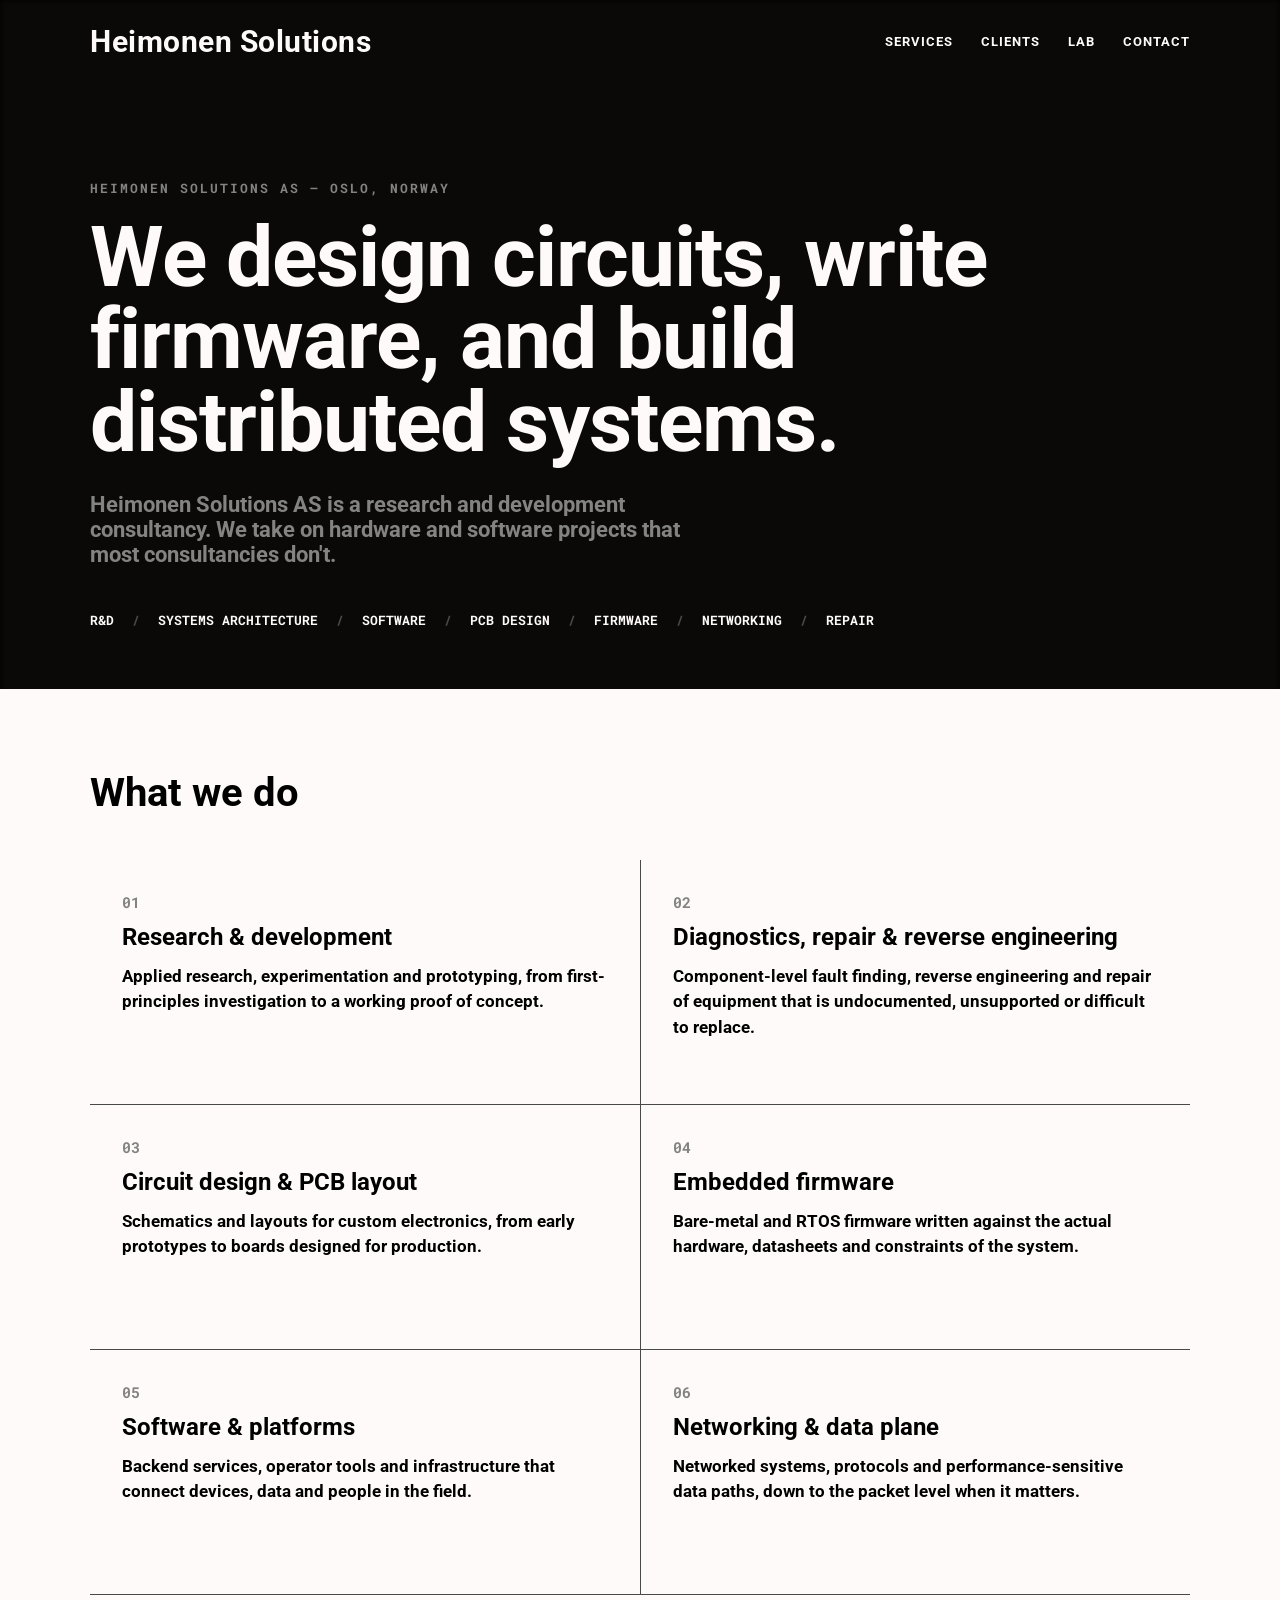
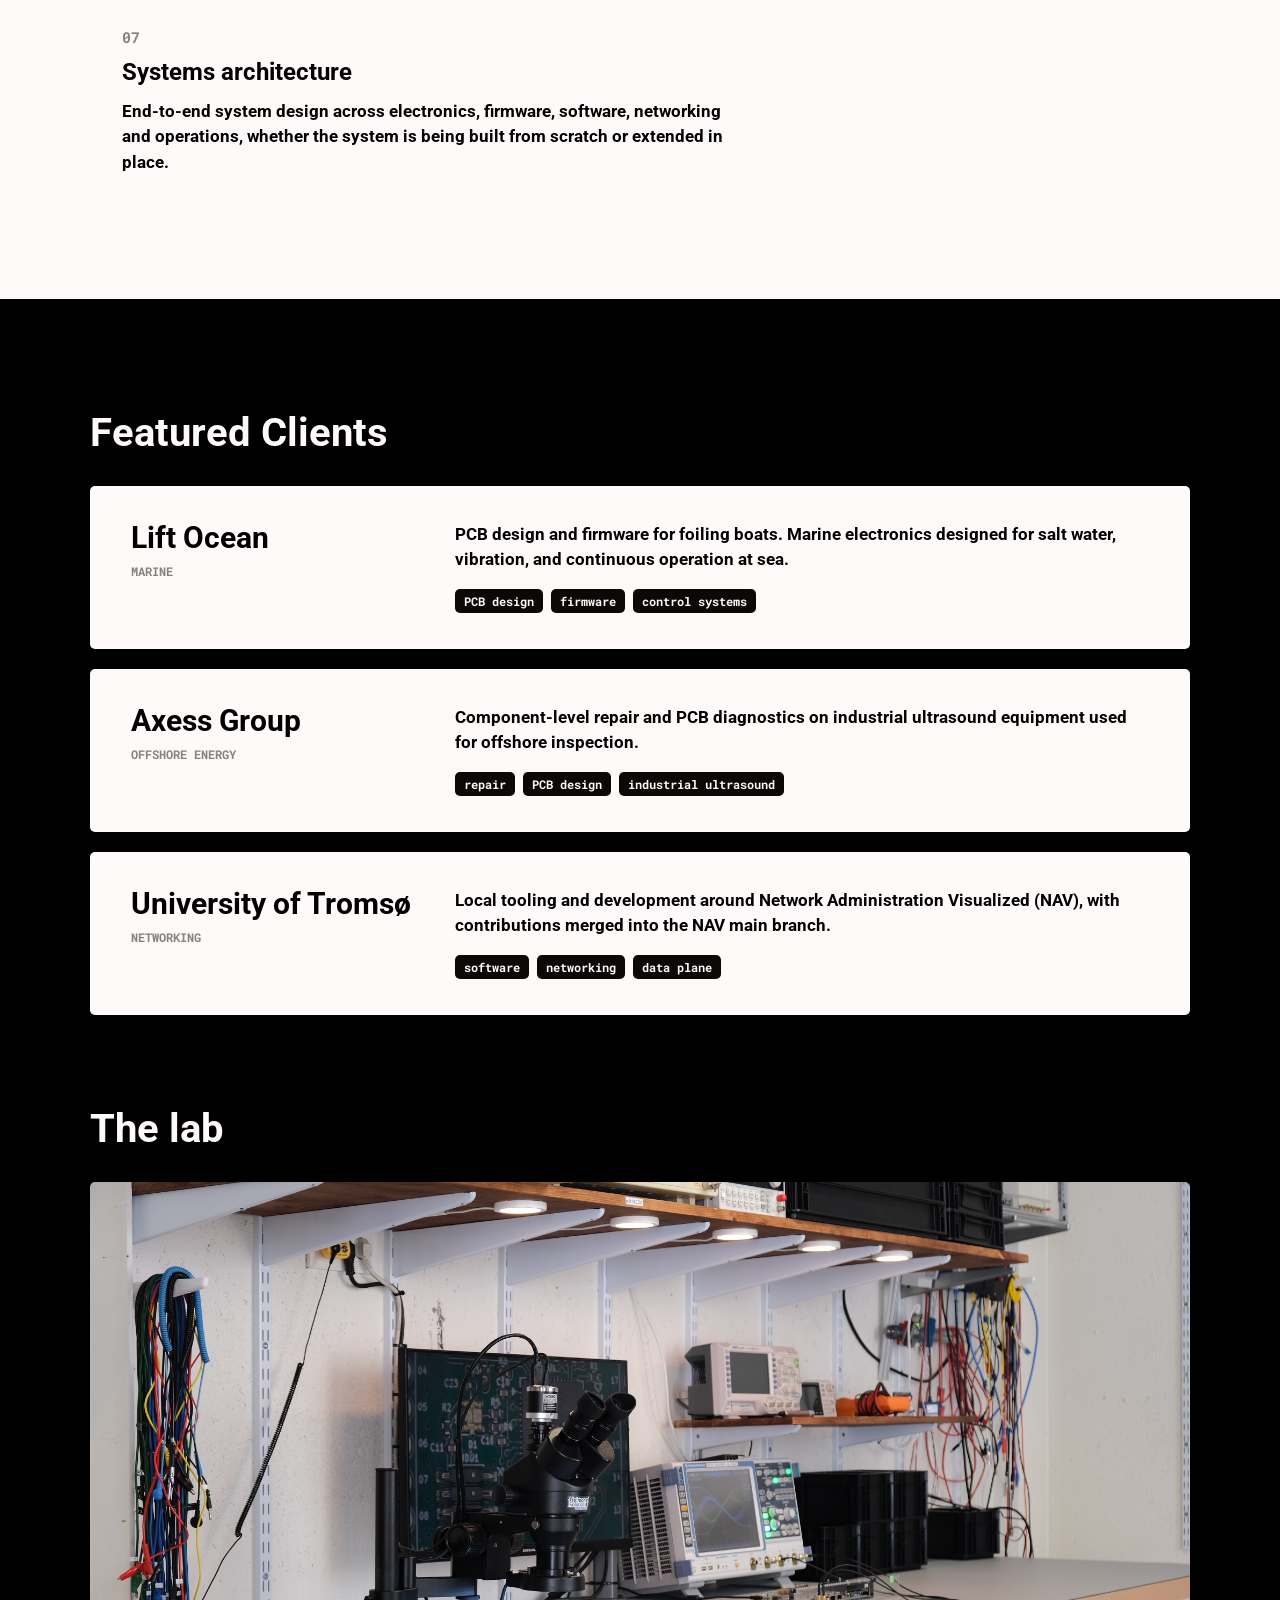
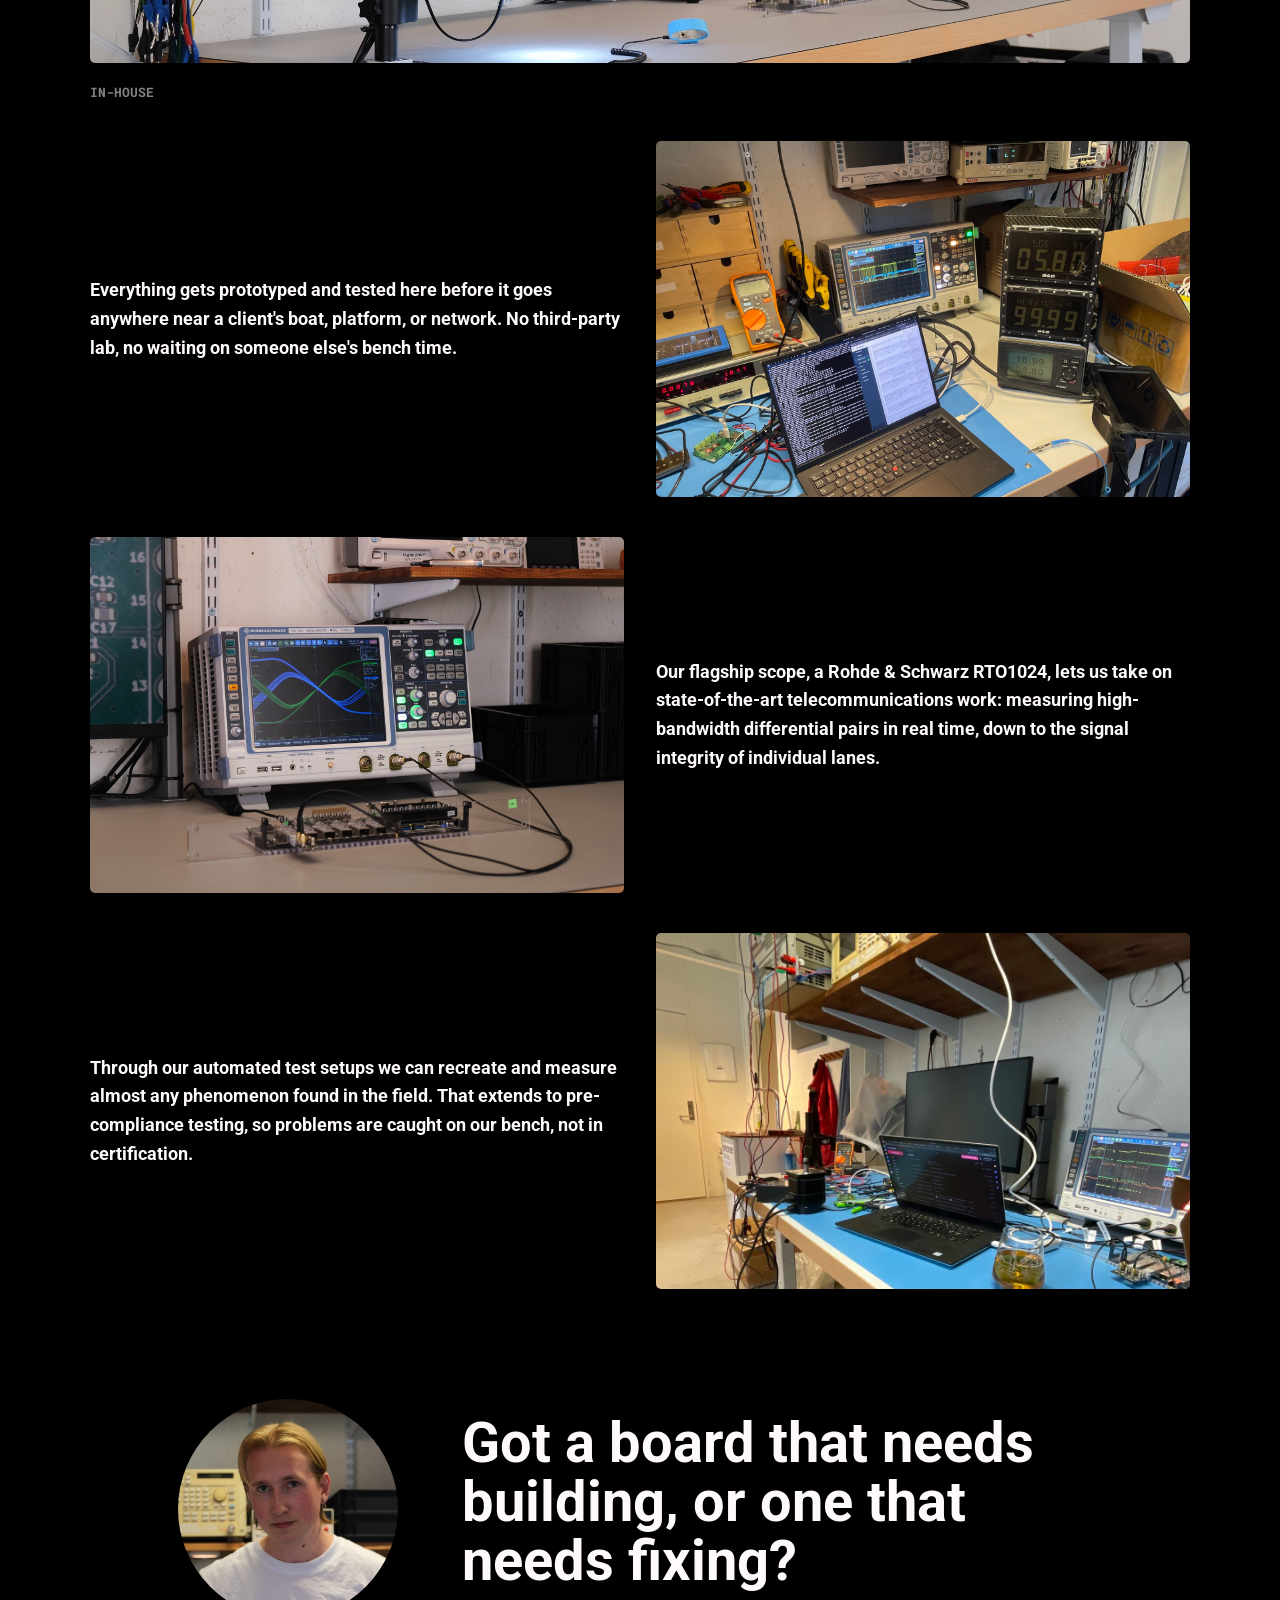
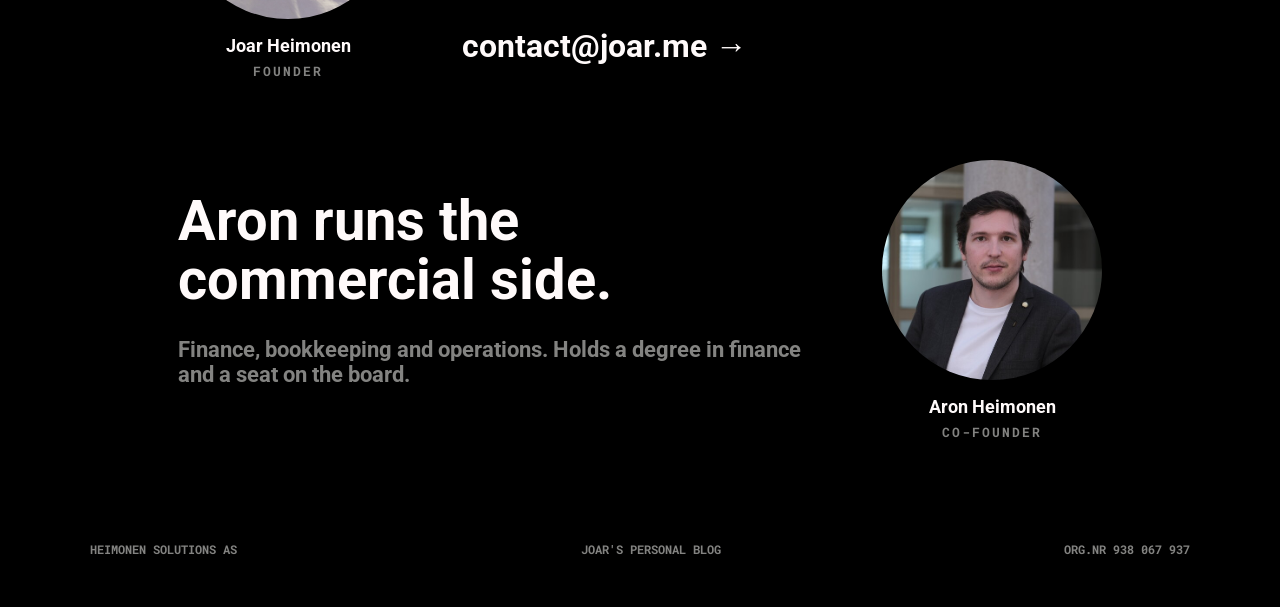
<file: index.html>
<!--
    Heimonen Solutions AS
-->
<!DOCTYPE html>
<html lang="en">
       <head>
        <meta charset="utf-8">
        <meta name="viewport" content="width=device-width, initial-scale=1">
        <meta name="description" content="Heimonen Solutions AS is a research and development consultancy in Oslo, Norway. We take on hardware and software projects that most consultancies don't.">
        <link rel="canonical" href="https://heimonen.no/">
        <meta property="og:type" content="website">
        <meta property="og:site_name" content="Heimonen Solutions">
        <meta property="og:title" content="Heimonen Solutions">
        <meta property="og:description" content="Heimonen Solutions AS is a research and development consultancy in Oslo, Norway. We take on hardware and software projects that most consultancies don't.">
        <meta property="og:url" content="https://heimonen.no/">
        <meta property="og:image" content="https://heimonen.no/lab-bench.jpg">
        <meta name="twitter:card" content="summary_large_image">
        <link rel="icon" type="image/png" href="hs-favicon.png"/>
        <link rel="stylesheet" href="style.css"/>
        <script src="hs-background.js"></script>
        <script type="application/ld+json">
        {
            "@context": "https://schema.org",
            "@type": "Organization",
            "name": "Heimonen Solutions AS",
            "alternateName": "Heimonen Solutions",
            "url": "https://heimonen.no/",
            "logo": "https://heimonen.no/hs-favicon.png",
            "image": "https://heimonen.no/lab-bench.jpg",
            "description": "Heimonen Solutions AS is a research and development consultancy in Oslo, Norway. We take on hardware and software projects that most consultancies don't.",
            "email": "contact@joar.me",
            "identifier": "938067937",
            "address": {
                "@type": "PostalAddress",
                "addressLocality": "Oslo",
                "addressCountry": "NO"
            },
            "founder": [
                { "@type": "Person", "name": "Joar Heimonen" },
                { "@type": "Person", "name": "Aron Heimonen" }
            ]
        }
        </script>
        <title>Heimonen Solutions</title>
    </head>
    <body class="hs">

        <div id="canvas-container">
            <canvas
                id="canvas"
                width="3840"
                height="2160"
            ></canvas>
        </div>

        <div class="hs-page">

            <nav class="hs-nav">
                <div class="hs-nav-mark">Heimonen Solutions</div>
                <div class="hs-nav-links">
                    <a href="#services">SERVICES</a>
                    <a href="#clients">CLIENTS</a>
                    <a href="#lab">LAB</a>
                    <a href="#contact">CONTACT</a>
                </div>
            </nav>

            <header class="hs-hero">
                <div class="hs-eyebrow">HEIMONEN SOLUTIONS AS &mdash; OSLO, NORWAY</div>
                <h1 class="hs-headline">We design circuits, write firmware, and build distributed systems.</h1>
                <p class="hs-subhead">Heimonen Solutions AS is a research and development consultancy. We take on hardware and software projects that most consultancies don't.</p>
                <div class="hs-capabilities">
                    <span>R&amp;D</span>
                    <span>SYSTEMS ARCHITECTURE</span>
                    <span>SOFTWARE</span>
                    <span>PCB DESIGN</span>
                    <span>FIRMWARE</span>
                    <span>NETWORKING</span>
                    <span>REPAIR</span>
                </div>
            </header>

            <section id="services" class="hs-services">
                <div class="hs-section-inner">
                    <h2 class="hs-section-title">What we do</h2>
                    <div class="hs-services-grid">
                        <div class="hs-service">
                            <div class="hs-service-num">01</div>
                            <div class="hs-service-title">Research &amp; development</div>
                            <div class="hs-service-desc">Applied research, experimentation and prototyping, from first-principles investigation to a working proof of concept.</div>
                        </div>
                        <div class="hs-service">
                            <div class="hs-service-num">02</div>
                            <div class="hs-service-title">Diagnostics, repair &amp; reverse engineering</div>
                            <div class="hs-service-desc">Component-level fault finding, reverse engineering and repair of equipment that is undocumented, unsupported or difficult to replace.</div>
                        </div>
                        <div class="hs-service">
                            <div class="hs-service-num">03</div>
                            <div class="hs-service-title">Circuit design &amp; PCB layout</div>
                            <div class="hs-service-desc">Schematics and layouts for custom electronics, from early prototypes to boards designed for production.</div>
                        </div>
                        <div class="hs-service">
                            <div class="hs-service-num">04</div>
                            <div class="hs-service-title">Embedded firmware</div>
                            <div class="hs-service-desc">Bare-metal and RTOS firmware written against the actual hardware, datasheets and constraints of the system.</div>
                        </div>
                        <div class="hs-service">
                            <div class="hs-service-num">05</div>
                            <div class="hs-service-title">Software &amp; platforms</div>
                            <div class="hs-service-desc">Backend services, operator tools and infrastructure that connect devices, data and people in the field.</div>
                        </div>
                        <div class="hs-service">
                            <div class="hs-service-num">06</div>
                            <div class="hs-service-title">Networking &amp; data plane</div>
                            <div class="hs-service-desc">Networked systems, protocols and performance-sensitive data paths, down to the packet level when it matters.</div>
                        </div>
                        <div class="hs-service hs-service-wide">
                            <div class="hs-service-num">07</div>
                            <div class="hs-service-title">Systems architecture</div>
                            <div class="hs-service-desc hs-service-desc-wide">End-to-end system design across electronics, firmware, software, networking and operations, whether the system is being built from scratch or extended in place.</div>
                        </div>
                    </div>
                </div>
            </section>

            <section id="clients" class="hs-clients">
                <div class="hs-section-inner hs-clients-heading">
                    <h2 class="hs-section-title">Featured Clients</h2>
                </div>

                <div class="hs-section-inner">
                    <div class="hs-client">
                        <div class="hs-client-left">
                            <div class="hs-client-name">Lift Ocean</div>
                            <div class="hs-client-status">MARINE</div>
                        </div>
                        <div class="hs-client-right">
                            <div class="hs-client-desc">PCB design and firmware for foiling boats. Marine electronics designed for salt water, vibration, and continuous operation at sea.</div>
                            <div class="hs-client-tags">
                                <span class="hs-tag">PCB design</span>
                                <span class="hs-tag">firmware</span>
                                <span class="hs-tag">control systems</span>
                            </div>
                        </div>
                    </div>
                </div>

                <div class="hs-section-inner">
                    <div class="hs-client">
                        <div class="hs-client-left">
                            <div class="hs-client-name">Axess Group</div>
                            <div class="hs-client-status">OFFSHORE ENERGY</div>
                        </div>
                        <div class="hs-client-right">
                            <div class="hs-client-desc">Component-level repair and PCB diagnostics on industrial ultrasound equipment used for offshore inspection.</div>
                            <div class="hs-client-tags">
                                <span class="hs-tag">repair</span>
                                <span class="hs-tag">PCB design</span>
                                <span class="hs-tag">industrial ultrasound</span>
                            </div>
                        </div>
                    </div>
                </div>

                <div class="hs-section-inner">
                    <div class="hs-client">
                        <div class="hs-client-left">
                            <div class="hs-client-name">University of Troms&oslash;</div>
                            <div class="hs-client-status">NETWORKING</div>
                        </div>
                        <div class="hs-client-right">
                            <div class="hs-client-desc">Local tooling and development around Network Administration Visualized (NAV), with contributions merged into the NAV main branch.</div>
                            <div class="hs-client-tags">
                                <span class="hs-tag">software</span>
                                <span class="hs-tag">networking</span>
                                <span class="hs-tag">data plane</span>
                            </div>
                        </div>
                    </div>
                </div>
            </section>

            <section id="lab" class="hs-lab">
                <div class="hs-section-inner">
                    <h2 class="hs-section-title">The lab</h2>
                </div>
                <div class="hs-section-inner">
                    <div class="hs-lab-photo hs-photo" style="background-image:url('lab-bench.jpg')"></div>
                </div>
                <div class="hs-section-inner">
                    <div class="hs-lab-label">IN-HOUSE</div>

                    <div class="hs-lab-row">
                        <div class="hs-lab-text">Everything gets prototyped and tested here before it goes anywhere near a client's boat, platform, or network. No third-party lab, no waiting on someone else's bench time.</div>
                        <div class="hs-lab-image hs-photo" style="background-image:url('personal-project.jpg')"></div>
                    </div>

                    <div class="hs-lab-row">
                        <div class="hs-lab-image hs-photo" style="background-image:url('rto1024.jpg')"></div>
                        <div class="hs-lab-text">Our flagship scope, a Rohde &amp; Schwarz RTO1024, lets us take on state-of-the-art telecommunications work: measuring high-bandwidth differential pairs in real time, down to the signal integrity of individual lanes.</div>
                    </div>

                    <div class="hs-lab-row">
                        <div class="hs-lab-text">Through our automated test setups we can recreate and measure almost any phenomenon found in the field. That extends to pre-compliance testing, so problems are caught on our bench, not in certification.</div>
                        <div class="hs-lab-image hs-photo" style="background-image:url('test-bench.jpg')"></div>
                    </div>
                </div>
            </section>

            <section id="contact" class="hs-person-section">
                <div class="hs-section-inner hs-person">
                    <div class="hs-person-photo-wrap">
                        <div class="hs-person-photo hs-photo" style="background-image:url('joar-portrait.jpg');background-position:center 10%"></div>
                        <div class="hs-person-id">
                            <div class="hs-person-name">Joar Heimonen</div>
                            <div class="hs-person-role">FOUNDER</div>
                        </div>
                    </div>
                    <div class="hs-person-copy">
                        <div class="hs-person-headline">Got a board that needs building, or one that needs fixing?</div>
                        <a href="mailto:contact@joar.me" class="hs-contact-link">contact@joar.me &rarr;</a>
                    </div>
                </div>
            </section>

            <section id="cofounder" class="hs-person-section hs-person-section-reverse">
                <div class="hs-section-inner hs-person hs-person-reverse">
                    <div class="hs-person-photo-wrap">
                        <div class="hs-person-photo hs-photo" style="background-image:url('aron-portrait.jpg')"></div>
                        <div class="hs-person-id">
                            <div class="hs-person-name">Aron Heimonen</div>
                            <div class="hs-person-role">CO-FOUNDER</div>
                        </div>
                    </div>
                    <div class="hs-person-copy">
                        <div class="hs-person-headline">Aron runs the commercial side.</div>
                        <p class="hs-person-bio">Finance, bookkeeping and operations. Holds a degree in finance and a seat on the board.</p>
                    </div>
                </div>
            </section>

            <footer class="hs-footer">
                <div>HEIMONEN SOLUTIONS AS</div>
                <a href="https://joar.me/blog" class="hs-footer-blog-link">JOAR'S PERSONAL BLOG</a>
                <div>ORG.NR 938 067 937</div>
            </footer>

        </div>
    </body>
</html>
</file>
<file: style.css>
@import url('https://fonts.googleapis.com/css2?family=Roboto:wght@400;700&family=Roboto+Mono:wght@400;700&display=swap');

html {
    -webkit-text-size-adjust: none;
    -moz-text-size-adjust: none;
    -ms-text-size-adjust: none;
    text-size-adjust: none;
}

body {
    margin: 0;
    padding: 0;
    background-color: black;
    font-size: 16px;
}

#canvas {
    width: 100%;
    height: 100%;
    overflow-y: hidden;
    overflow-x: hidden;
    background-color: #0A0908;
    filter: blur(3px);
    position: fixed;
}

.center {
    position: absolute;
    top: 0px;
    left: 50%;
    transform: translate(-50%, 0%);
}

.card {
    z-index: -1;
    width: 960px;
    height: 100%;
    color: #FFFAFA;
    border-radius: 4px;
    overflow: hidden;
    position: relative;
    font-family: 'Roboto', sans-serif;
    margin-bottom: 300px;
}

.card .card-title {
    position: relative;
    top: 20px;
    width: 100%;
    font-size: 80px;
    text-align: center;
    user-select: none;
}

.card .card-content {
    display: flex;
    color: black;
    background-color: #FFFAFA;
    margin: 20px;
    padding: 20px;
    border-radius: 5px;
}

.card .card-content .inline {
    display: inline-block;
}

.card .card-navbar {
    display: flex;
    justify-content: right;
}

.card .card-navbar .navbar-item {
    position: relative;
    top: 10px;
    display: inline-block;
    margin-left: 10px;
    margin-right: 10px;
    font-size: 40px;
    padding: 0px!important;
}

.card .card-navbar .selected a {
    text-decoration: underline!important;
}

.card .card-navbar .navbar-item a {
    color: #FFFAFA!important;
}

.card .infobox {
    width: 600px;
    height: 260px;
    margin: auto;
}

.round-image {
    border-radius: 50%;
    width: 200px;
    height: 200px;
    margin: 20px;
}

#timeline {
    background-color: #0000005b;
    overflow-x: hidden;
    width: 100vw;
    white-space: nowrap;
    position: fixed;
    bottom:  0px;
    left: 50%;
    transform: translate(-50%, 0px);
}

.index-item {
    color: black;
    background-color: #FFFAFA;
    margin: 20px;
    padding: 20px;
    border-radius: 5px;
}

.blog-item {
    color: black;
    background-color: #FFFAFA;
    /*max-height: 80px;*/
    height: 80px;
    margin: 20px;
    padding: 20px;
    border-radius: 5px;
    overflow: hidden;
}

.blog-item .underline {
    text-decoration: underline;
}

.blog-item .italic {
    font-style: italic;
}

.blog-item .bold {
    text-shadow: 0.5px 0.5px 0.5px #000000;
}

pre.code code {
    padding: 10px;
    border-radius: 5px;
    font-family: 'Roboto Mono', monospace;
    background-color: #0A0908;
}

.blog-item.expanded {
    /*overflow-y: scroll;*/
    height: auto;
    /*max-height: 90vh!important;*/
}

.blog-item.hoverable:hover {
    cursor: pointer!important;
    border-left: 5px solid #0a0908!important;
    border-right: 5px solid #0a0908!important;
    background-color: #fffafad7!important;
}

.index-item:hover {
    cursor: pointer;
    border-left: 5px solid #0a0908!important;
    border-right: 5px solid #0a0908!important;
    background-color: #fffafad7;
}

.index-item-hover {
    cursor: pointer;
    border-left: 5px solid #0a0908!important;
    border-right: 5px solid #0a0908!important;
    background-color: #fffafad7;
}

.index-item-title-and-date {
    display: flex;
    justify-content: space-between;
}

.index-item-title {
    font-size: 23px;
}

.card a {
    color: black;
    text-decoration: none;
}

.card a:hover {
    text-decoration: underline;
}

.social {
    position: relative;
    margin-left: 15px;
    top: -25px;
}

.social-bottom {
    position: relative;
    margin-left: 15px;
    top: -50px;
}

.social:hover {
    cursor: pointer;
}

.index-item-tags {
    margin-top: 10px;
    display: flex;
    flex-wrap: wrap;
}

.index-item-tag {
    background-color: #000000;
    color: #FFFAFA;
    font-size: 12px;
    padding-top: 2px;
    padding-bottom: 2px;
    padding-left: 5px;
    padding-right: 5px;
    margin-right: 5px; 
    border-radius: 5px;
}

@media print {
    #canvas, #canvas * {
        visibility: hidden;
    }

    #timeline, #timeline * {
        visibility: hidden;
    }

    .index-item {
        margin-left: 50px;
        width: 800px;
    }

    .social {
        height: 15px!important;
    }
}

.pdf-button {
    display: flex;
    align-items: center;
    justify-content: flex-start;
    width: 100%;
    padding: 10px;
    background-color: #FFFAFA;
    color: black;
    border: none;
    border-radius: 5px;
    cursor: pointer;
    font-size: 1rem;
    transition: background-color 0.3s ease, border 0.3s ease;
    font-family: 'Roboto', sans-serif;
}

.pdf-button svg {
    margin-right: 12px;
    width: 24px;
    height: 24px;
}

.pdf-button:hover {
    background-color: #000000;
    color: #FFFAFA;
}

.bluesky {
    background-image: url('bluesky-1.svg');
    width: 1em;
    height: 1em;
    display: inline-block;
    color: #000000;
    background-size: contain;
    background-repeat: no-repeat;
    background-position: center;
    vertical-align: middle; 
}

pre.mermaid {
    padding: 10px;
    border-radius: 5px;
    font-family: 'Roboto Mono', monospace;
    background-color: #0A0908;
    margin: auto;
    display: flex;
    justify-content: center;
    align-items: center;
    position: relative;
}

pre.mermaid .node rect {
  fill: #44475a;
  stroke: #6272a4;
}

pre.mermaid .node text {
  fill: #f8f8f2;
}

pre.mermaid .edgeLabel {
  background-color: #44475a;
  border: 1px solid #6272a4;
  color: #f8f8f2;
}

pre.mermaid .label {
  fill: #f8f8f2;
}

pre.mermaid .arrowheadPath {
  fill: #ff79c6;
}

pre.mermaid .edgePath {
  stroke: #8be9fd;
}

pre.mermaid .cluster rect {
  fill: #44475a;
  stroke: #6272a4;
}

pre.mermaid .edgeLabel {
  background-color: transparent;
  border: none;
  color: #f8f8f2;
}

pre.mermaid .cluster text {
  fill: #f8f8f2;
}

/* ===========================================================
   Heimonen Solutions AS — business site (index.html)
   =========================================================== */

body.hs {
    font-family: 'Roboto', sans-serif;
    font-weight: 700;
}

.hs-page {
    position: relative;
    z-index: 1;
    color: #FFFAFA;
}

.hs-page a {
    color: #FFFAFA;
}

.hs-section-inner {
    max-width: 1100px;
    margin: 0 auto;
    padding: 0 20px;
}

.hs-nav {
    display: flex;
    justify-content: space-between;
    align-items: center;
    max-width: 1100px;
    margin: 0 auto;
    padding: 24px 20px 0;
}

.hs-nav-mark {
    font-size: 30px;
    letter-spacing: 0.5px;
}

.hs-nav-links {
    display: flex;
    gap: 28px;
}

.hs-nav-links a {
    font-size: 13px;
    letter-spacing: 1px;
    text-decoration: none;
}

.hs-nav-links a:hover {
    text-decoration: underline;
}

.hs-hero {
    max-width: 1100px;
    margin: 0 auto;
    padding: 120px 20px 60px;
}

.hs-eyebrow {
    font-family: 'Roboto Mono', monospace;
    font-size: 13px;
    letter-spacing: 2px;
    color: #838381;
    margin-bottom: 20px;
}

.hs-headline {
    font-size: 84px;
    line-height: 0.98;
    max-width: 940px;
    letter-spacing: -1px;
    margin: 0;
}

.hs-subhead {
    font-size: 22px;
    color: #838381;
    margin-top: 28px;
    max-width: 640px;
}

.hs-capabilities {
    display: flex;
    flex-wrap: wrap;
    gap: 0;
    margin-top: 44px;
}

.hs-capabilities span {
    font-family: 'Roboto Mono', monospace;
    font-size: 13px;
    color: #FFFAFA;
}

.hs-capabilities span:not(:last-child)::after {
    content: "/";
    margin: 0 18px;
    color: #494949;
}

.hs-section-title {
    font-size: 40px;
    margin: 0;
}

.hs-services {
    background: #FFFAFA;
    color: #000000;
}

.hs-services .hs-section-inner {
    padding: 80px 20px 60px;
}

.hs-services .hs-section-title {
    margin-bottom: 44px;
}

.hs-services-grid {
    display: grid;
    grid-template-columns: 1fr 1fr;
    gap: 1px;
    background: #494949;
}

.hs-service {
    background: #FFFAFA;
    padding: 32px;
    display: flex;
    flex-direction: column;
    gap: 12px;
    min-height: 180px;
}

.hs-service-num {
    font-family: 'Roboto Mono', monospace;
    font-size: 15px;
    color: #838381;
}

.hs-service-title {
    font-size: 24px;
    line-height: 1.15;
}

.hs-service-desc {
    font-size: 17px;
    line-height: 1.5;
    color: #000000;
}

.hs-service-wide {
    grid-column: 1 / -1;
}

.hs-service-desc-wide {
    max-width: 60%;
}

.hs-clients {
    padding-top: 20px;
}

.hs-clients-heading {
    padding-top: 90px;
    padding-bottom: 10px;
    margin-bottom: 10px;
}

.hs-client {
    background: #FFFAFA;
    color: #000000;
    padding: 36px;
    margin: 20px 0;
    border-radius: 5px;
    border-left: 5px solid transparent;
    border-right: 5px solid transparent;
    display: grid;
    grid-template-columns: minmax(220px, 300px) 1fr;
    gap: 24px;
    align-items: start;
}

.hs-client:hover {
    cursor: default;
    border-left: 5px solid #0a0908;
    border-right: 5px solid #0a0908;
    background: #fffafad7;
}

.hs-client-name {
    font-size: 30px;
    line-height: 1.05;
}

.hs-client-status {
    font-family: 'Roboto Mono', monospace;
    font-size: 12px;
    color: #838381;
    margin-top: 10px;
}

.hs-client-desc {
    font-size: 17px;
    line-height: 1.5;
}

.hs-client-tags {
    margin-top: 16px;
    display: flex;
    flex-wrap: wrap;
    gap: 8px;
}

.hs-tag {
    background: #0A0908;
    color: #FFFAFA;
    font-size: 12px;
    padding: 4px 9px;
    border-radius: 5px;
    font-family: 'Roboto Mono', monospace;
}

.hs-lab {
    padding-top: 70px;
}

.hs-lab .hs-section-title {
    margin-bottom: 30px;
}

.hs-lab-photo {
    width: 100%;
    aspect-ratio: 16 / 7;
    border-radius: 5px;
}

.hs-lab-label {
    font-family: 'Roboto Mono', monospace;
    font-size: 13px;
    color: #838381;
    margin-top: 20px;
}

.hs-lab-row {
    display: grid;
    grid-template-columns: 1fr 1fr;
    gap: 32px;
    align-items: center;
    margin-top: 40px;
}

.hs-lab-text {
    font-size: 18px;
    line-height: 1.6;
    color: #FFFAFA;
}

.hs-lab-image {
    width: 100%;
    aspect-ratio: 3 / 2;
    border-radius: 5px;
}

.hs-person-section {
    padding-top: 110px;
    padding-bottom: 60px;
}

.hs-person-section-reverse {
    padding-top: 20px;
}

.hs-person {
    display: flex;
    gap: 64px;
    align-items: center;
    justify-content: center;
    flex-wrap: wrap;
}

.hs-person-reverse {
    flex-direction: row-reverse;
}

.hs-person-photo-wrap {
    width: 220px;
    flex-shrink: 0;
    display: flex;
    flex-direction: column;
    align-items: center;
    gap: 16px;
}

.hs-person-photo {
    width: 220px;
    height: 220px;
    border-radius: 50%;
}

.hs-person-id {
    text-align: center;
}

.hs-person-name {
    font-size: 18px;
}

.hs-person-role {
    font-family: 'Roboto Mono', monospace;
    font-size: 13px;
    letter-spacing: 2px;
    color: #838381;
    margin-top: 6px;
}

.hs-person-copy {
    flex: 0 1 640px;
}

.hs-person-headline {
    font-size: 56px;
    line-height: 1.05;
    max-width: 760px;
}

.hs-person-bio {
    font-size: 22px;
    color: #838381;
    margin-top: 28px;
    max-width: 640px;
}

.hs-contact-link {
    display: inline-block;
    margin-top: 36px;
    font-size: 32px;
    text-decoration: none;
}

.hs-contact-link:hover {
    text-decoration: underline;
}

.hs-footer {
    max-width: 1100px;
    margin: 0 auto;
    padding: 40px 20px 50px;
    display: flex;
    justify-content: space-between;
    flex-wrap: wrap;
    gap: 10px;
    font-family: 'Roboto Mono', monospace;
    font-size: 12px;
    color: #838381;
}

.hs-footer .hs-footer-blog-link {
    color: #838381;
    text-decoration: none;
}

.hs-footer-blog-link:hover {
    text-decoration: underline;
}

.hs-photo {
    background-color: #0A0908;
    background-size: cover;
    background-position: center;
    background-repeat: no-repeat;
}

/* ===========================================================
   Heimonen Solutions AS — responsive (tablet + phone)
   =========================================================== */

@media (max-width: 900px) {
    .hs-headline {
        font-size: 64px;
    }

    .hs-person-headline {
        font-size: 46px;
    }
}

@media (max-width: 600px) {
    .hs-nav {
        flex-wrap: wrap;
        row-gap: 14px;
    }

    .hs-nav-mark {
        font-size: 22px;
    }

    .hs-nav-links {
        gap: 18px;
        flex-wrap: wrap;
    }

    .hs-hero {
        padding-top: 90px;
    }

    .hs-headline {
        font-size: 44px;
        letter-spacing: -0.5px;
    }

    .hs-subhead {
        font-size: 18px;
    }

    .hs-section-title {
        font-size: 30px;
    }

    .hs-services .hs-section-inner {
        padding-top: 60px;
    }

    .hs-services-grid {
        grid-template-columns: 1fr;
    }

    .hs-service-desc-wide {
        max-width: 100%;
    }

    .hs-client {
        grid-template-columns: 1fr;
        padding: 24px;
    }

    .hs-client-name {
        font-size: 26px;
    }

    .hs-lab-photo {
        aspect-ratio: 4 / 3;
    }

    .hs-lab-row {
        grid-template-columns: 1fr;
        gap: 20px;
    }

    .hs-lab-row .hs-lab-image {
        order: 1;
    }

    .hs-lab-row .hs-lab-text {
        order: 2;
    }

    .hs-person {
        gap: 32px;
    }

    .hs-person-photo {
        width: 160px;
        height: 160px;
        flex-shrink: 0;
    }

    .hs-person-photo-wrap {
        width: 160px;
    }

    .hs-person-headline {
        font-size: 32px;
    }

    .hs-person-bio {
        font-size: 18px;
    }

    .hs-contact-link {
        font-size: 24px;
    }
}
</file>
